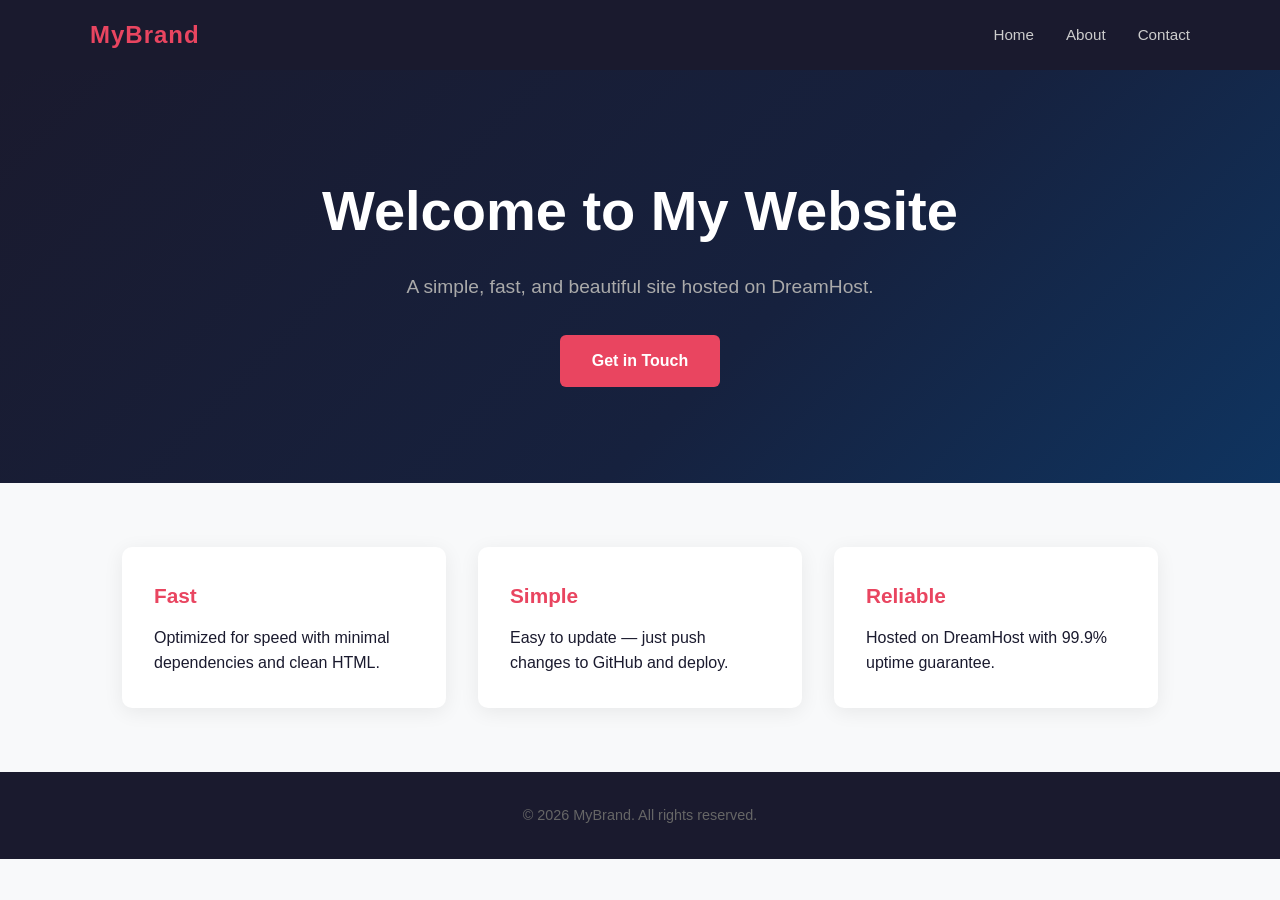
<file: index.html>
<!DOCTYPE html>
<html lang="en">
<head>
  <meta charset="UTF-8" />
  <meta name="viewport" content="width=device-width, initial-scale=1.0" />
  <title>My Website</title>
  <link rel="stylesheet" href="style.css" />
</head>
<body>
  <header>
    <nav>
      <div class="logo">MyBrand</div>
      <ul>
        <li><a href="index.html">Home</a></li>
        <li><a href="about.html">About</a></li>
        <li><a href="contact.html">Contact</a></li>
      </ul>
    </nav>
  </header>

  <main>
    <section class="hero">
      <h1>Welcome to My Website</h1>
      <p>A simple, fast, and beautiful site hosted on DreamHost.</p>
      <a href="contact.html" class="btn">Get in Touch</a>
    </section>

    <section class="features">
      <div class="card">
        <h2>Fast</h2>
        <p>Optimized for speed with minimal dependencies and clean HTML.</p>
      </div>
      <div class="card">
        <h2>Simple</h2>
        <p>Easy to update — just push changes to GitHub and deploy.</p>
      </div>
      <div class="card">
        <h2>Reliable</h2>
        <p>Hosted on DreamHost with 99.9% uptime guarantee.</p>
      </div>
    </section>
  </main>

  <footer>
    <p>&copy; 2026 MyBrand. All rights reserved.</p>
  </footer>
</body>
</html>
</file>
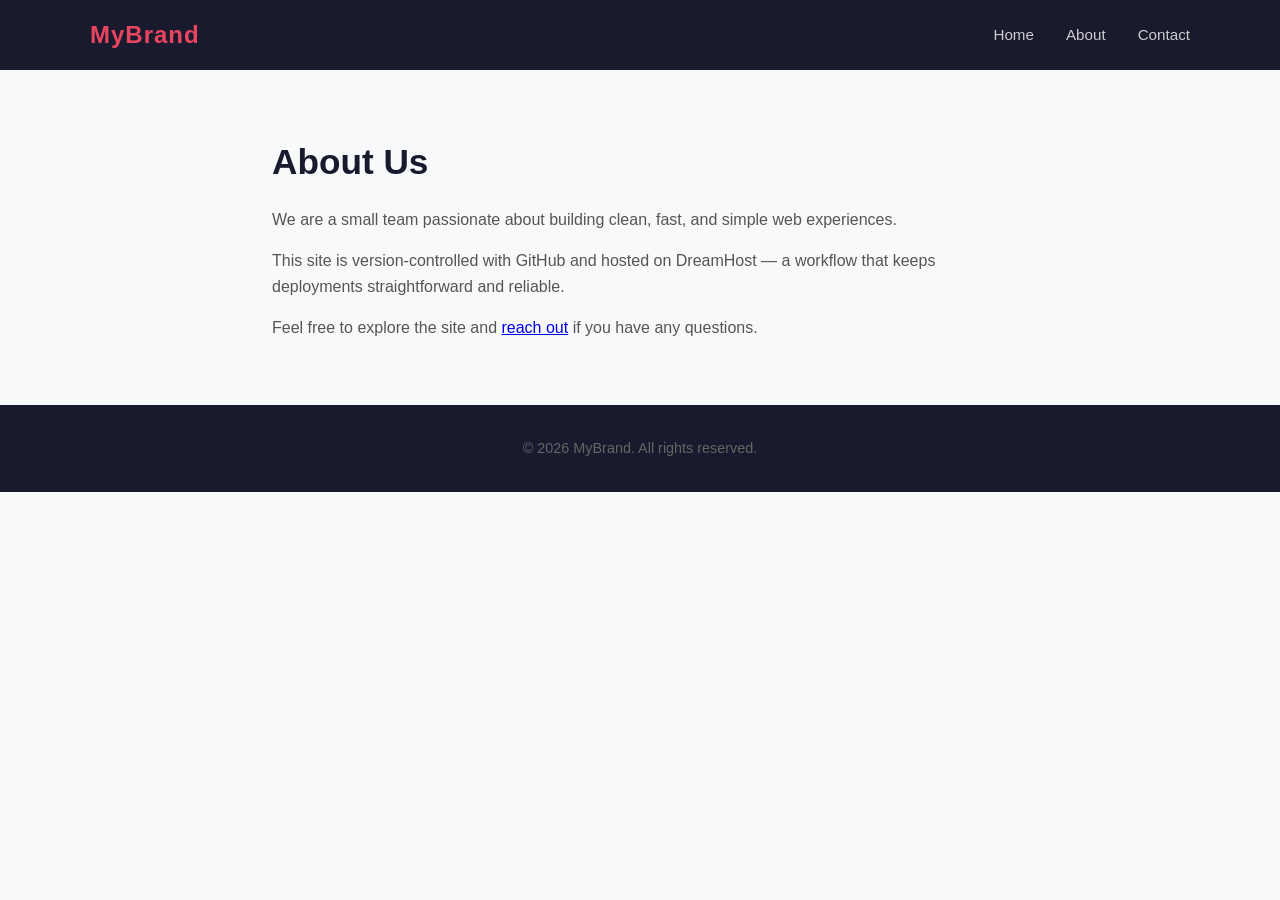
<file: about.html>
<!DOCTYPE html>
<html lang="en">
<head>
  <meta charset="UTF-8" />
  <meta name="viewport" content="width=device-width, initial-scale=1.0" />
  <title>About — My Website</title>
  <link rel="stylesheet" href="style.css" />
</head>
<body>
  <header>
    <nav>
      <div class="logo">MyBrand</div>
      <ul>
        <li><a href="index.html">Home</a></li>
        <li><a href="about.html">About</a></li>
        <li><a href="contact.html">Contact</a></li>
      </ul>
    </nav>
  </header>

  <main class="page-content">
    <h1>About Us</h1>
    <p>We are a small team passionate about building clean, fast, and simple web experiences.</p>
    <p>This site is version-controlled with GitHub and hosted on DreamHost — a workflow that keeps deployments straightforward and reliable.</p>
    <p>Feel free to explore the site and <a href="contact.html">reach out</a> if you have any questions.</p>
  </main>

  <footer>
    <p>&copy; 2026 MyBrand. All rights reserved.</p>
  </footer>
</body>
</html>
</file>
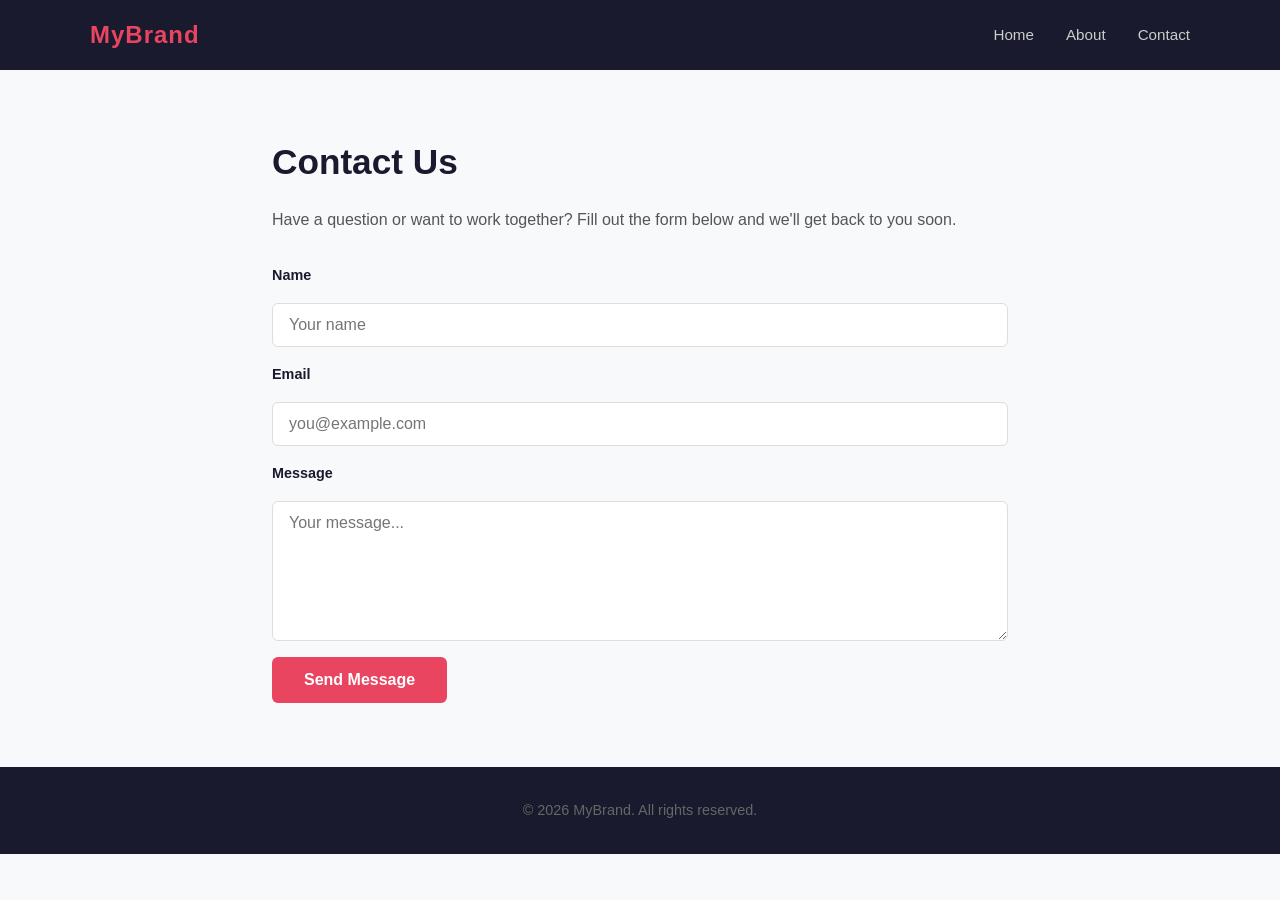
<file: contact.html>
<!DOCTYPE html>
<html lang="en">
<head>
  <meta charset="UTF-8" />
  <meta name="viewport" content="width=device-width, initial-scale=1.0" />
  <title>Contact — My Website</title>
  <link rel="stylesheet" href="style.css" />
</head>
<body>
  <header>
    <nav>
      <div class="logo">MyBrand</div>
      <ul>
        <li><a href="index.html">Home</a></li>
        <li><a href="about.html">About</a></li>
        <li><a href="contact.html">Contact</a></li>
      </ul>
    </nav>
  </header>

  <main class="page-content">
    <h1>Contact Us</h1>
    <p>Have a question or want to work together? Fill out the form below and we'll get back to you soon.</p>

    <form action="https://formspree.io/f/YOUR_FORM_ID" method="POST">
      <label for="name">Name</label>
      <input type="text" id="name" name="name" placeholder="Your name" required />

      <label for="email">Email</label>
      <input type="email" id="email" name="email" placeholder="you@example.com" required />

      <label for="message">Message</label>
      <textarea id="message" name="message" placeholder="Your message..." required></textarea>

      <button type="submit">Send Message</button>
    </form>
  </main>

  <footer>
    <p>&copy; 2026 MyBrand. All rights reserved.</p>
  </footer>
</body>
</html>
</file>
<file: style.css>
* {
  margin: 0;
  padding: 0;
  box-sizing: border-box;
}

body {
  font-family: -apple-system, BlinkMacSystemFont, "Segoe UI", Roboto, sans-serif;
  color: #1a1a2e;
  background: #f8f9fa;
  line-height: 1.6;
}

/* NAV */
header {
  background: #1a1a2e;
  padding: 1rem 2rem;
  position: sticky;
  top: 0;
  z-index: 100;
}

nav {
  max-width: 1100px;
  margin: 0 auto;
  display: flex;
  justify-content: space-between;
  align-items: center;
}

.logo {
  color: #e94560;
  font-size: 1.5rem;
  font-weight: 700;
  letter-spacing: 1px;
}

nav ul {
  list-style: none;
  display: flex;
  gap: 2rem;
}

nav a {
  color: #ccc;
  text-decoration: none;
  font-size: 0.95rem;
  transition: color 0.2s;
}

nav a:hover {
  color: #e94560;
}

/* HERO */
.hero {
  background: linear-gradient(135deg, #1a1a2e 0%, #16213e 60%, #0f3460 100%);
  color: white;
  text-align: center;
  padding: 6rem 2rem;
}

.hero h1 {
  font-size: clamp(2rem, 5vw, 3.5rem);
  margin-bottom: 1rem;
}

.hero p {
  font-size: 1.2rem;
  color: #aaa;
  margin-bottom: 2rem;
}

.btn {
  display: inline-block;
  background: #e94560;
  color: white;
  padding: 0.85rem 2rem;
  border-radius: 6px;
  text-decoration: none;
  font-weight: 600;
  transition: background 0.2s, transform 0.2s;
}

.btn:hover {
  background: #c73652;
  transform: translateY(-2px);
}

/* FEATURES */
.features {
  display: grid;
  grid-template-columns: repeat(auto-fit, minmax(260px, 1fr));
  gap: 2rem;
  max-width: 1100px;
  margin: 4rem auto;
  padding: 0 2rem;
}

.card {
  background: white;
  border-radius: 10px;
  padding: 2rem;
  box-shadow: 0 4px 20px rgba(0,0,0,0.07);
  transition: transform 0.2s;
}

.card:hover {
  transform: translateY(-4px);
}

.card h2 {
  color: #e94560;
  margin-bottom: 0.75rem;
  font-size: 1.3rem;
}

/* PAGE CONTENT (about / contact) */
.page-content {
  max-width: 800px;
  margin: 4rem auto;
  padding: 0 2rem;
}

.page-content h1 {
  font-size: 2.2rem;
  margin-bottom: 1rem;
  color: #1a1a2e;
}

.page-content p {
  color: #555;
  margin-bottom: 1rem;
}

/* FORM */
form {
  display: flex;
  flex-direction: column;
  gap: 1rem;
  margin-top: 2rem;
}

label {
  font-weight: 600;
  font-size: 0.9rem;
  color: #1a1a2e;
}

input, textarea {
  width: 100%;
  padding: 0.75rem 1rem;
  border: 1px solid #ddd;
  border-radius: 6px;
  font-size: 1rem;
  font-family: inherit;
  transition: border-color 0.2s;
}

input:focus, textarea:focus {
  outline: none;
  border-color: #e94560;
}

textarea {
  min-height: 140px;
  resize: vertical;
}

button[type="submit"] {
  align-self: flex-start;
  background: #e94560;
  color: white;
  border: none;
  padding: 0.85rem 2rem;
  border-radius: 6px;
  font-size: 1rem;
  font-weight: 600;
  cursor: pointer;
  transition: background 0.2s;
}

button[type="submit"]:hover {
  background: #c73652;
}

/* FOOTER */
footer {
  text-align: center;
  padding: 2rem;
  background: #1a1a2e;
  color: #666;
  font-size: 0.9rem;
  margin-top: 4rem;
}
</file>
